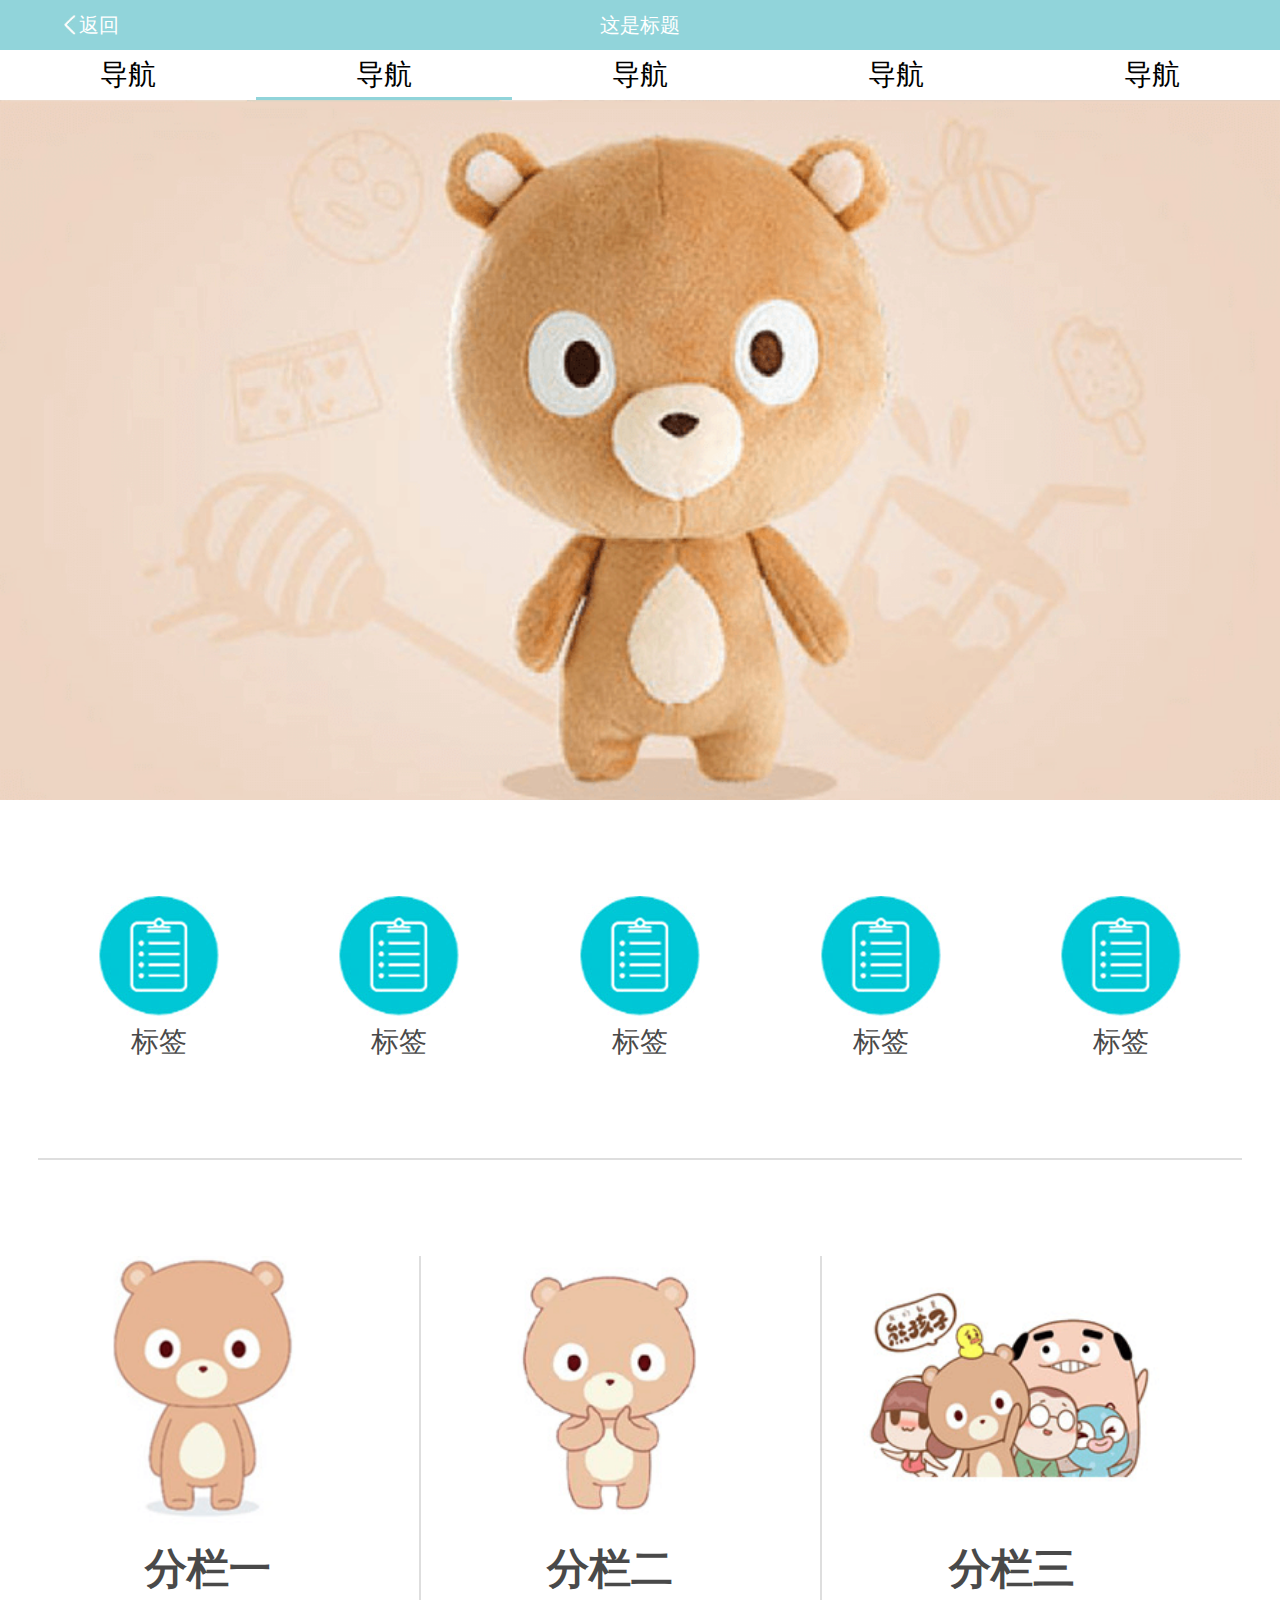
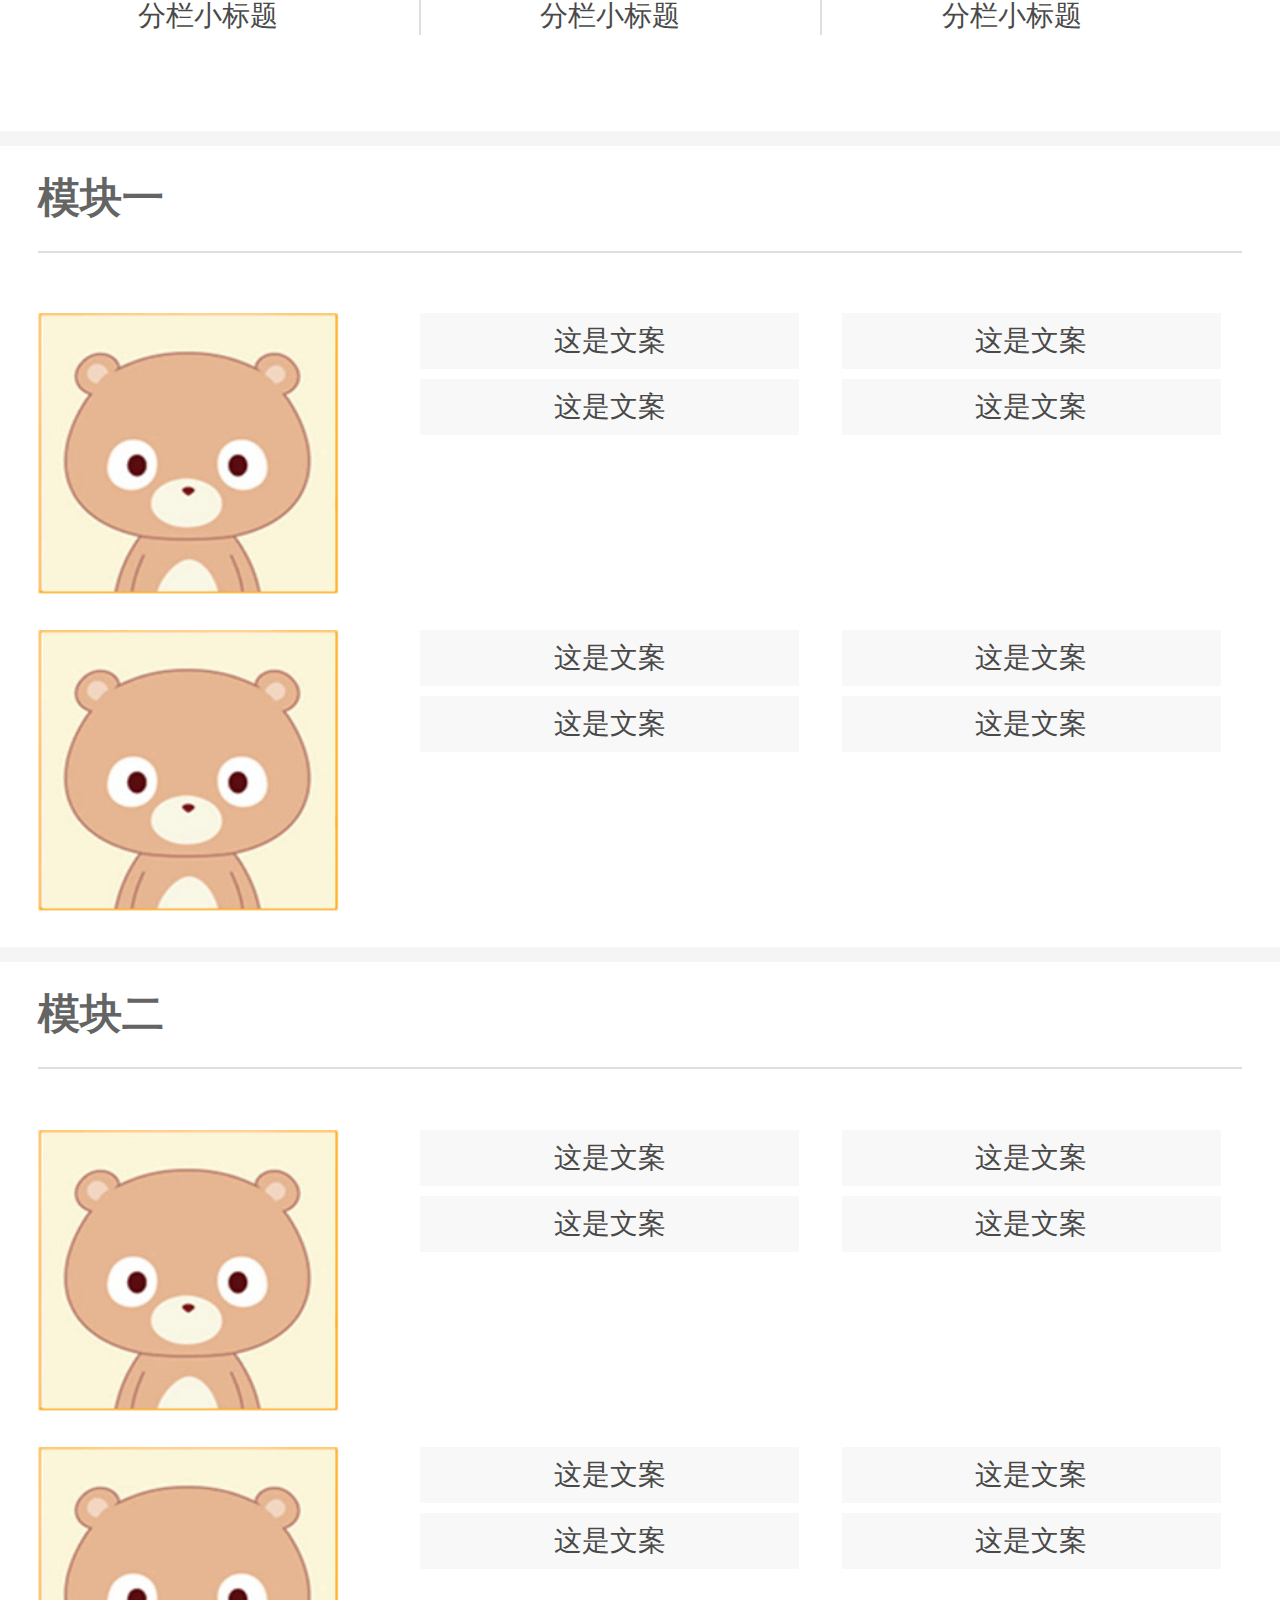
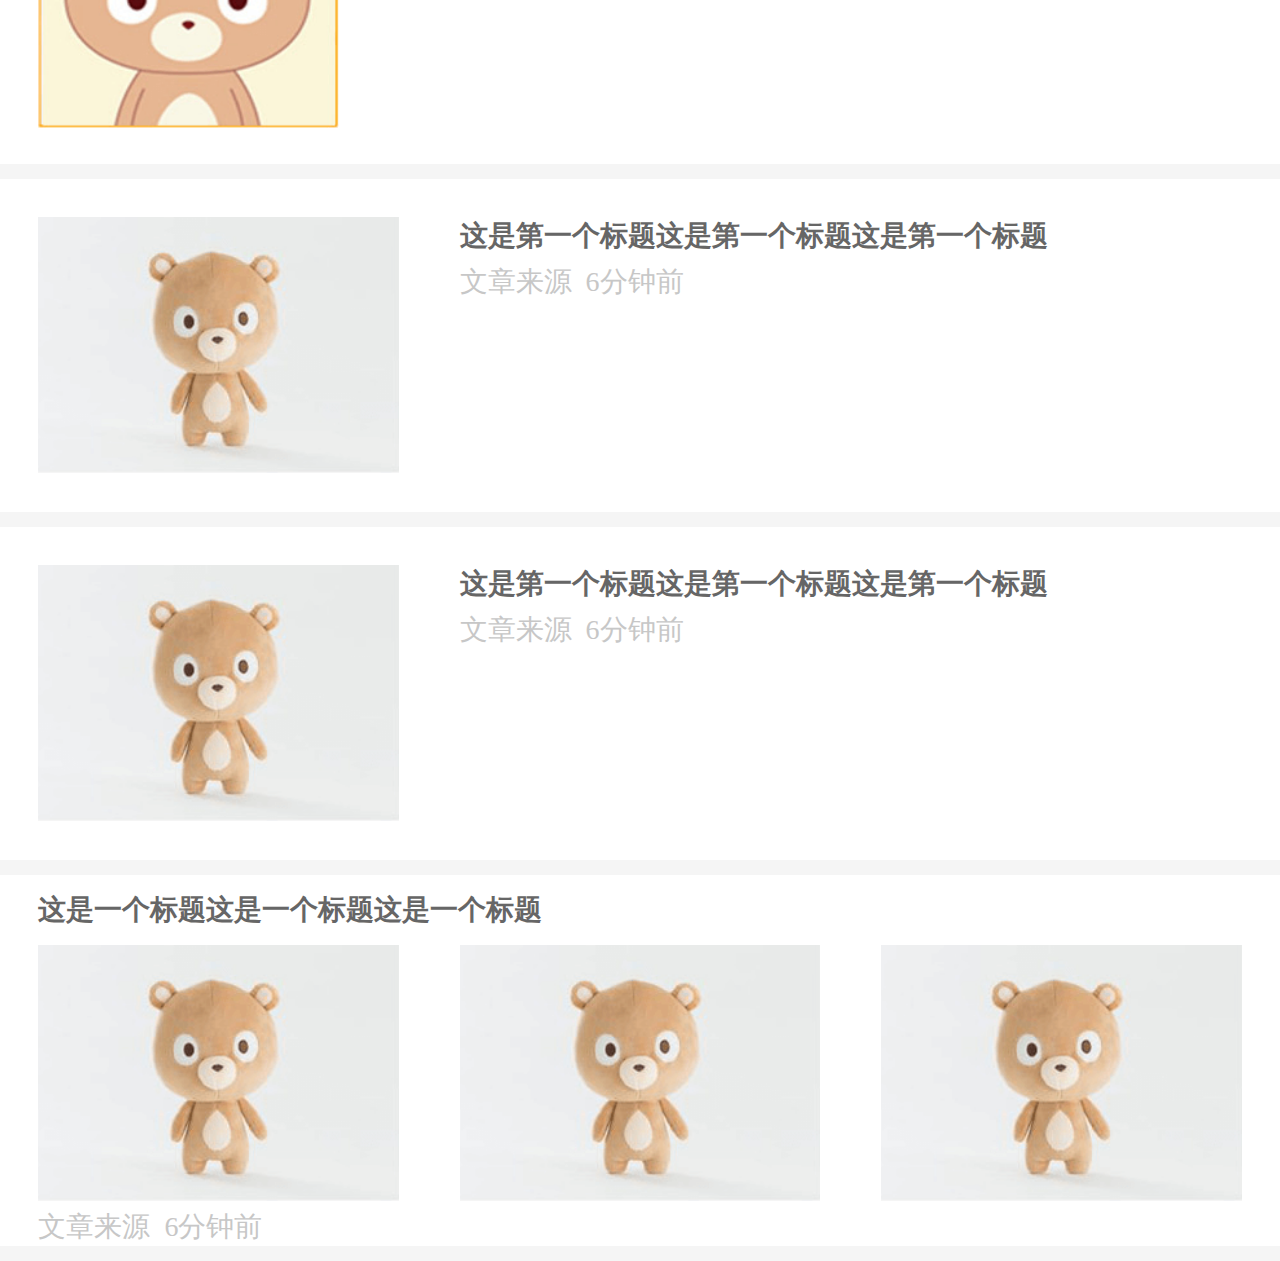
<file: stage-01/task-11/index.html>
<!DOCTYPE html>
<html>

<head>
    <meta charset="utf-8">
    <meta http-equiv="X-UA-Compatible" content="IE=edge,chrome=1">
    <meta name="viewport" content="width=device-width, initial-scale=1.0, maximum-scale=1.0, user-scalable=0">
    <title>任务十一：移动Web页面布局实践</title>
    <meta name="description" content="移动Web页面布局实践练习">
    <meta name="keywords" content="移动Web 页面布局">
    <link href="css/style.css" rel="stylesheet">
</head>

<body>

    <!-- haader -->
    <header>
    	<a class="href-back" href="javascript:;">返回</a>
    	这是标题
    </header>

    <!-- nav -->
    <nav>
    	<a href="javascript:;">导航</a>
    	<a class="active" href="javascript:;">导航</a>
    	<a href="javascript:;">导航</a>
    	<a href="javascript:;">导航</a>
    	<a href="javascript:;">导航</a>
    </nav>

    <!-- banner -->
    <div class="banner">
        <img src="images/banner.png" alt="banner" />
    </div>

    <!-- tag -->
    <div class="tag-box container">
        <ul class="tag tag-top">
            <li>
                <a href="javascript:;">
                    <img src="images/tag.png" alt="tag" />
                    <p>标签</p>
                </a>
            </li>
            <li>
                <a href="javascript:;">
                    <img src="images/tag.png" alt="tag" />
                    <p>标签</p>
                </a>
            </li>
            <li>
                <a href="javascript:;">
                    <img src="images/tag.png" alt="tag" />
                    <p>标签</p>
                </a>
            </li>
            <li>
                <a href="javascript:;">
                    <img src="images/tag.png" alt="tag" />
                    <p>标签</p>
                </a>
            </li>
            <li>
                <a href="javascript:;">
                    <img src="images/tag.png" alt="tag" />
                    <p>标签</p>
                </a>
            </li>
        </ul>

        <ul class="tag tag-bottom">
            <li>
                <a href="javascript:;">
                    <img src="images/column01.png" alt="tag" />
                    <h2>分栏一</h2>
                    <p>分栏小标题</p>
                </a>
            </li>
            <li>
                <a href="javascript:;">
                    <img src="images/column02.png" alt="tag" />
                    <h2>分栏二</h2>
                    <p>分栏小标题</p>
                </a>
            </li>
            <li>
                <a href="javascript:;">
                    <img src="images/column03.png" alt="tag" />
                    <h2>分栏三</h2>
                    <p>分栏小标题</p>
                </a>
            </li>
        </ul>
    </div>

    <!-- module 1 -->
    <div class="module container">
        <h2>模块一</h2>
        <div class="module-con">
            <div class="img-container">
                <img src="images/bear01.png" alt="bear">
            </div>
            <div class="module-list">
                <a href="javascript:;">这是文案</a>
                <a href="javascript:;">这是文案</a>
                <a href="javascript:;">这是文案</a>
                <a href="javascript:;">这是文案</a>
            </div>
        </div>
        <div class="module-con">
            <div class="img-container">
                <img src="images/bear01.png" alt="bear">
            </div>
            <div class="module-list">
                <a href="javascript:;">这是文案</a>
                <a href="javascript:;">这是文案</a>
                <a href="javascript:;">这是文案</a>
                <a href="javascript:;">这是文案</a>
            </div>
        </div>
    </div>

    <!-- module 2 -->
    <div class="module container">
        <h2>模块二</h2>
        <div class="module-con">
            <div class="img-container">
                <img src="images/bear01.png" alt="bear">
            </div>
            <div class="module-list">
                <a href="javascript:;">这是文案</a>
                <a href="javascript:;">这是文案</a>
                <a href="javascript:;">这是文案</a>
                <a href="javascript:;">这是文案</a>
            </div>
        </div>
        <div class="module-con">
            <div class="img-container">
                <img src="images/bear01.png" alt="bear">
            </div>
            <div class="module-list">
                <a href="javascript:;">这是文案</a>
                <a href="javascript:;">这是文案</a>
                <a href="javascript:;">这是文案</a>
                <a href="javascript:;">这是文案</a>
            </div>
        </div>
    </div>

    <!-- article list 1 -->
    <div class="article-list1 container">
        <div class="img-container">
            <a href="javascript:;"><img src="images/bear02.png" alt="bear"></a>
        </div>
        <div class="article-con">
            <h4>
                <a href="javascript:;">这是第一个标题这是第一个标题这是第一个标题</a>
            </h4>
            <p>文章来源&nbsp;&nbsp;<span>6分钟前</span></p>
        </div>
    </div>

    <div class="article-list1 container">
        <div class="img-container">
            <a href="javascript:;"><img src="images/bear02.png" alt="bear"></a>
        </div>
        <div class="article-con">
            <h4>
                <a href="javascript:;">这是第一个标题这是第一个标题这是第一个标题</a>
            </h4>
            <p>文章来源&nbsp;&nbsp;<span>6分钟前</span></p>
        </div>
    </div>

    <!-- article list 2 -->
    <div class="article-list2 container">
        <h4>
            <a href="javascript:;">这是一个标题这是一个标题这是一个标题</a>
        </h4>
        <div class="img-list">
            <a href="javascript:;"><img src="images/bear02.png" alt="bear"></a>
            <a href="javascript:;"><img src="images/bear02.png" alt="bear"></a>
            <a href="javascript:;"><img src="images/bear02.png" alt="bear"></a>
        </div>
        <p>文章来源&nbsp;&nbsp;<span>6分钟前</span></p>
    </div>

</body>

</html>
</file>
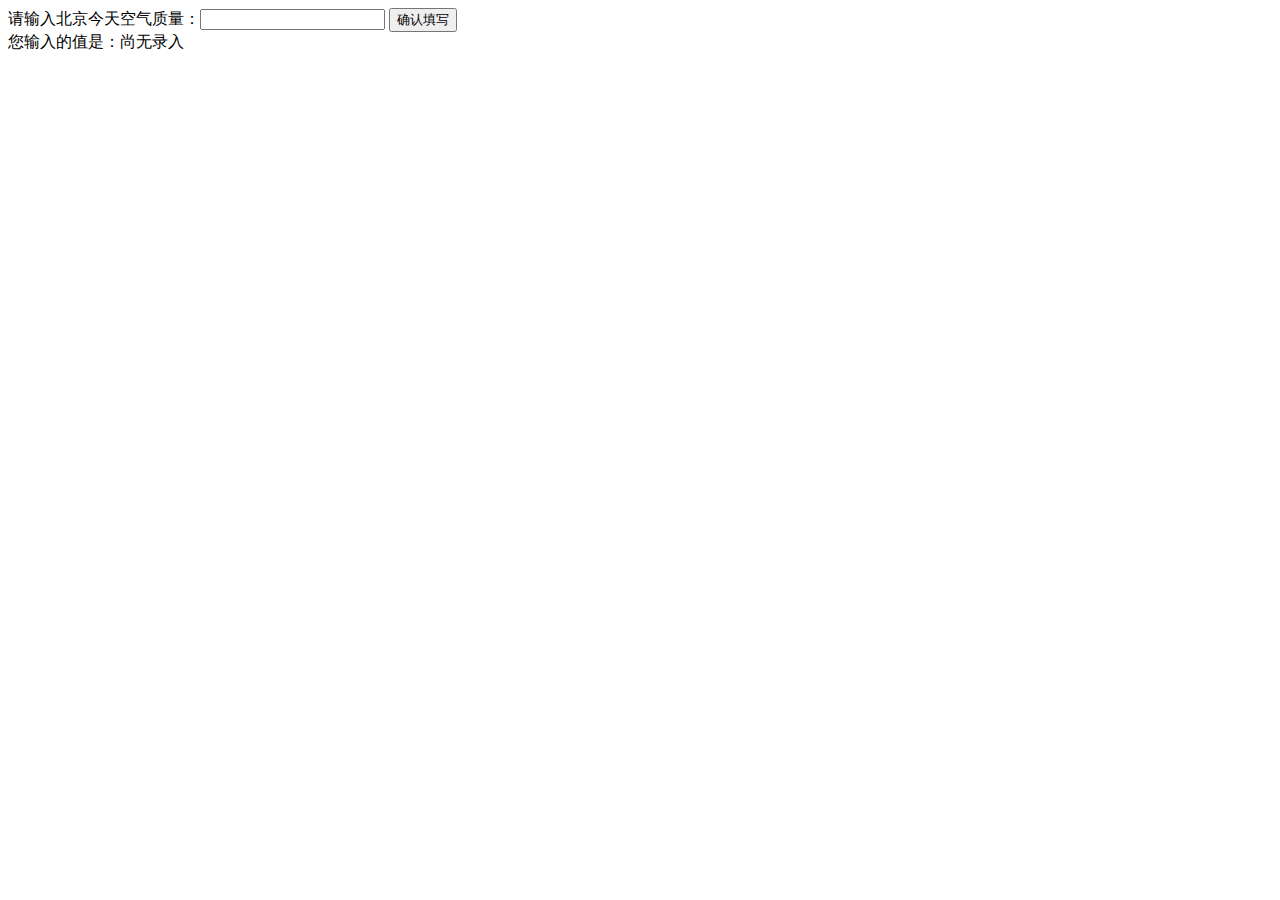
<file: stage-02/task13/index.html>
<!DOCTYPE html>
<html>
<head>
    <meta charset="utf-8">
    <title>IFE JavaScript Task 01</title>
</head>
<body>

<label>请输入北京今天空气质量：<input id="aqi-input" type="text"></label>
<button id="button">确认填写</button>

<div>您输入的值是：<span id="aqi-display">尚无录入</span></div>

<script type="text/javascript">

    (function () {
        /*
         在注释下方写下代码
         给按钮button绑定一个点击事件
         在事件处理函数中
         获取aqi-input输入的值，并显示在aqi-display中
         */

        var inputValue,
                oBtn;
        oBtn=document.getElementById('button');
        oBtn.onclick = function () {
            inputValue = document.getElementById('aqi-input').value;
            document.getElementById('aqi-display').innerHTML = inputValue;
        }

    })();

</script>
</body>
</html>
</file>
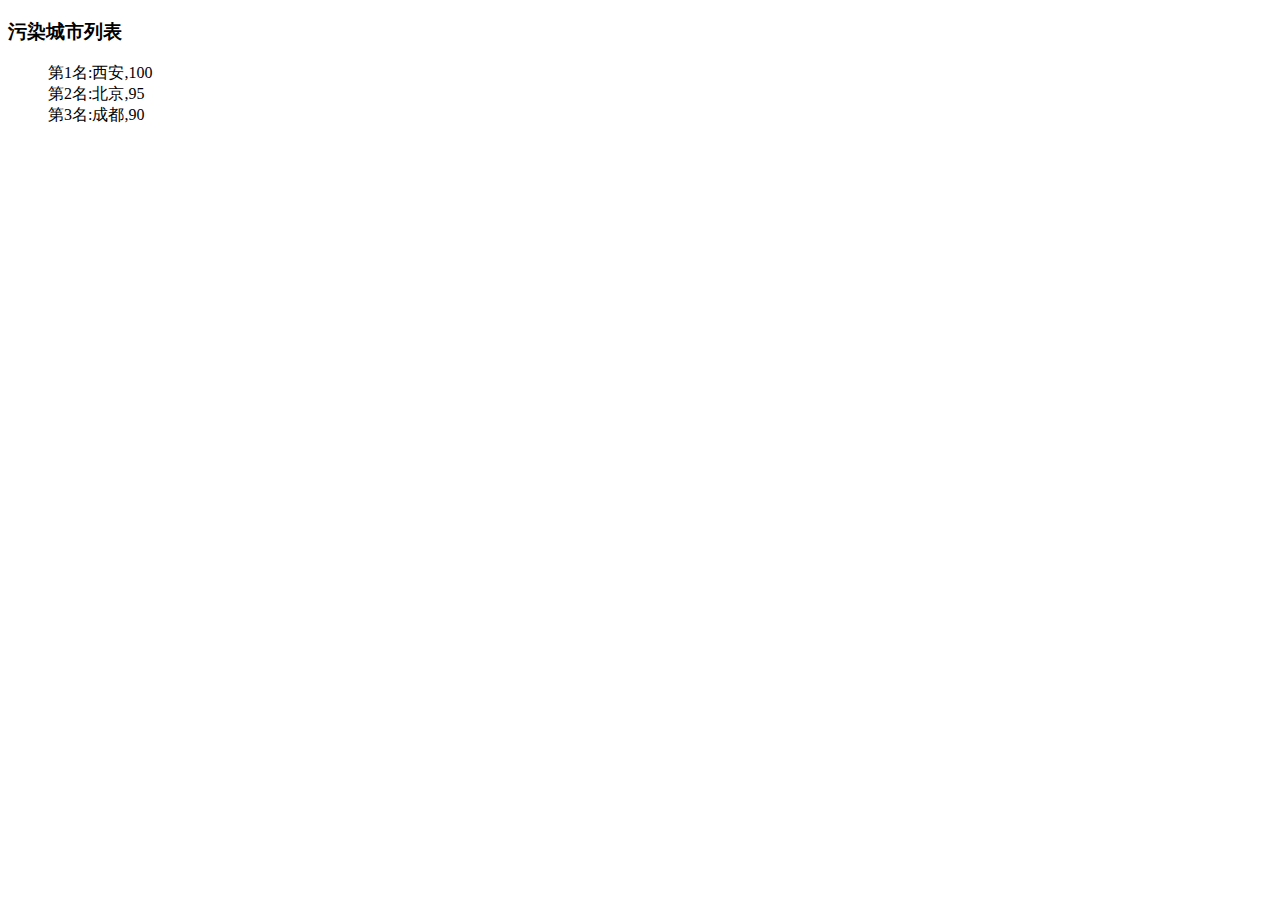
<file: stage-02/task14/index.html>
<!DOCTYPE html>
<html>
<head>
    <meta charset="utf-8">
    <title>任务十四：零基础JavaScript编码（二）</title>
    <style>
        li {
            list-style: none;
        }
    </style>
</head>
<body>

<h3>污染城市列表</h3>
<ul id="aqi-list">
    <!--
        <li>第一名：福州（样例），10</li>
        <li>第二名：福州（样例），10</li>
    -->
</ul>

<script type="text/javascript">

    var aqiData = [
        ["北京", 95],
        ["上海", 50],
        ["福州", 10],
        ["广州", 50],
        ["成都", 90],
        ["西安", 100]
    ];

    (function () {

        /*
         在注释下方编写代码
         遍历读取aqiData中各个城市的数据
         将空气质量指数大于60的城市显示到aqi-list的列表中
         */

        function InsertSortLi() {

        }

        // 初始化
        InsertSortLi.prototype.init = function () {
            var data = this.getArray();
            this.insertLi(data);
        };

        // 获得符合查询条件的数据
        InsertSortLi.prototype.getArray = function () {
            var resArray = [];
            for (var i = 0; i < aqiData.length; i++) {
                if (aqiData[i][1] > 60) {
                    resArray.push(aqiData[i]);
                }
            }
            resArray.sort(function (a, b) {
                return b[1] - a[1];
            })

            return resArray;
        };

        // 插入 li
        InsertSortLi.prototype.insertLi = function (resArray) {
            for (var i = 0; i < resArray.length; i++) {
                var oUl = document.getElementById('aqi-list');
                var aLi = document.createElement('li');
                var n = i + 1;
                var text = document.createTextNode('第' + n + '名:' + resArray[i][0] + ',' + resArray[i][1]);
                aLi.appendChild(text);
                oUl.appendChild(aLi);
            }
        }

        // 创建实例
        var insertSortLi = new InsertSortLi();
        insertSortLi.init();
    })();


</script>
</body>
</html>
</file>
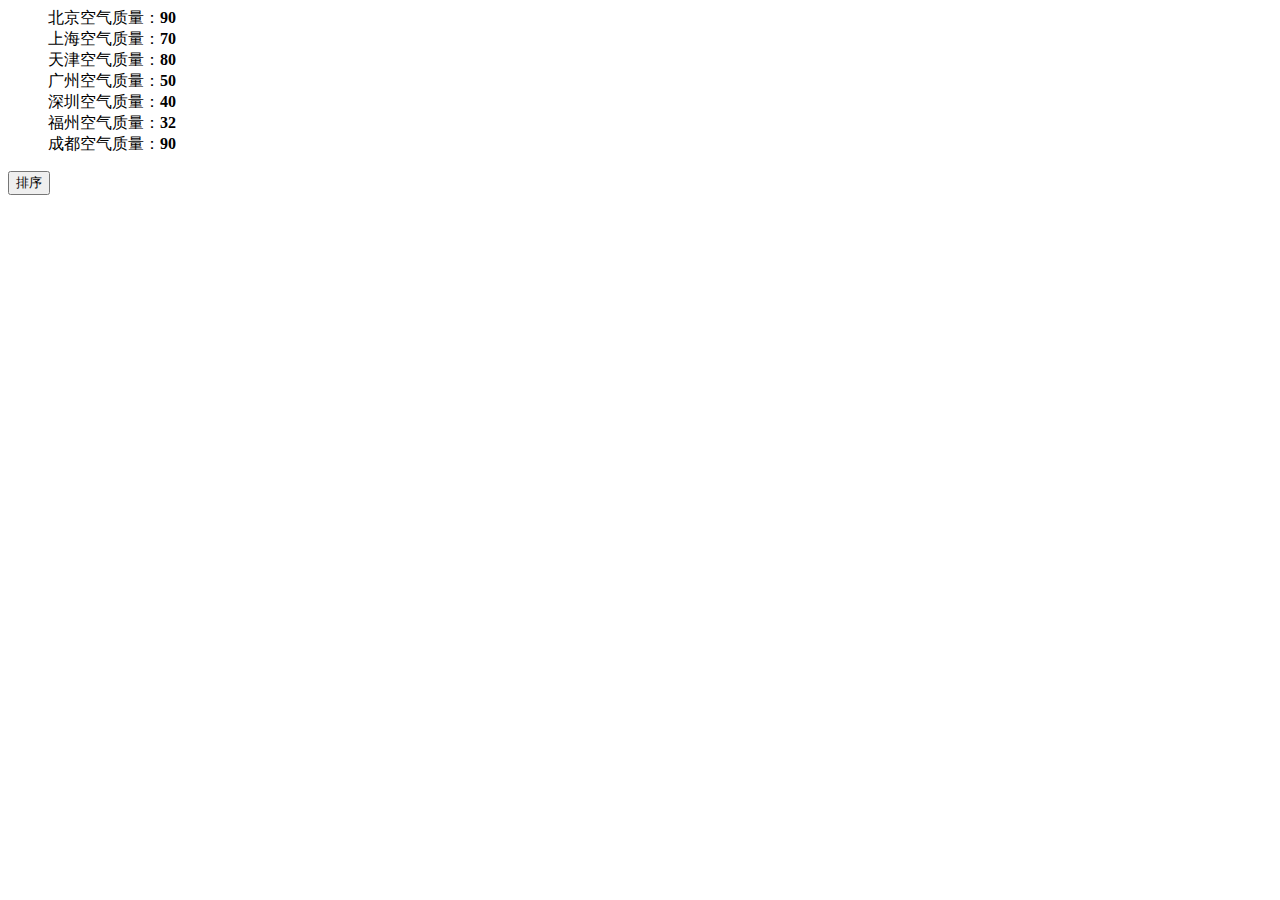
<file: stage-02/task15/index.html>
<!DOCTYPE>
<html>
<head>
    <meta charset="utf-8">
    <title>任务十五：零基础JavaScript编码（三）</title>
    <style>
        li {
            list-style: none;
        }
    </style>
</head>
<body>

<ul id="source">
    <li>北京空气质量：<b>90</b></li>
    <li>上海空气质量：<b>70</b></li>
    <li>天津空气质量：<b>80</b></li>
    <li>广州空气质量：<b>50</b></li>
    <li>深圳空气质量：<b>40</b></li>
    <li>福州空气质量：<b>32</b></li>
    <li>成都空气质量：<b>90</b></li>
</ul>

<ul id="resort">
    <!--
    <li>第一名：北京空气质量：<b>90</b></li>
    <li>第二名：北京空气质量：<b>90</b></li>
    <li>第三名：北京空气质量：<b>90</b></li>
     -->
</ul>

<button id="sort-btn">排序</button>

<script type="text/javascript">

    /**
     * getData方法
     * 读取id为source的列表，获取其中城市名字及城市对应的空气质量
     * 返回一个数组，格式见函数中示例
     */
    function getData() {
        var data = [];
        var sourceValue = document.getElementById('source');
        var oLi = sourceValue.getElementsByTagName('li');

        for (var i = 0; i < oLi.length; i++) {
            var dataChild = [];
            var oB = oLi[i].getElementsByTagName('b');
            dataChild[0] = oLi[i].innerHTML.substr(0, 2);
            dataChild[1] = oB[0].innerHTML;
            data.push(dataChild);
        }
        return data;
    }

    /**
     * sortAqiData
     * 按空气质量对data进行从小到大的排序
     * 返回一个排序后的数组
     */
    function sortAqiData(data) {
        data.sort(function (a, b) {
            return a[1] - b[1];
        })
        return data;
    }

    /**
     * render
     * 将排好序的城市及空气质量指数，输出显示到id位resort的列表中
     * 格式见ul中的注释的部分
     */
    function render(data) {
        for (var i = 0; i < data.length; i++) {
            var oUL = document.getElementById('resort');
            var aLi = document.createElement('li');
            var n = i + 1;
            var text = document.createTextNode("第" + n + "名:" + data[i][0] + ',' + data[i][1]);
            aLi.appendChild(text);
            oUL.appendChild(aLi);
        }
    }

    // 传参
    function btnHandle() {
        var aqiData = getData();
        aqiData = sortAqiData(aqiData);
        render(aqiData);
    }

    // 初始化
    function init() {
        // 在这下面给sort-btn绑定一个点击事件，点击时触发btnHandle函数
        var oBtn = document.getElementById('sort-btn');
        oBtn.onclick=function(){
            btnHandle();
        }
    }

    init();

</script>
</body>
</html>
</file>
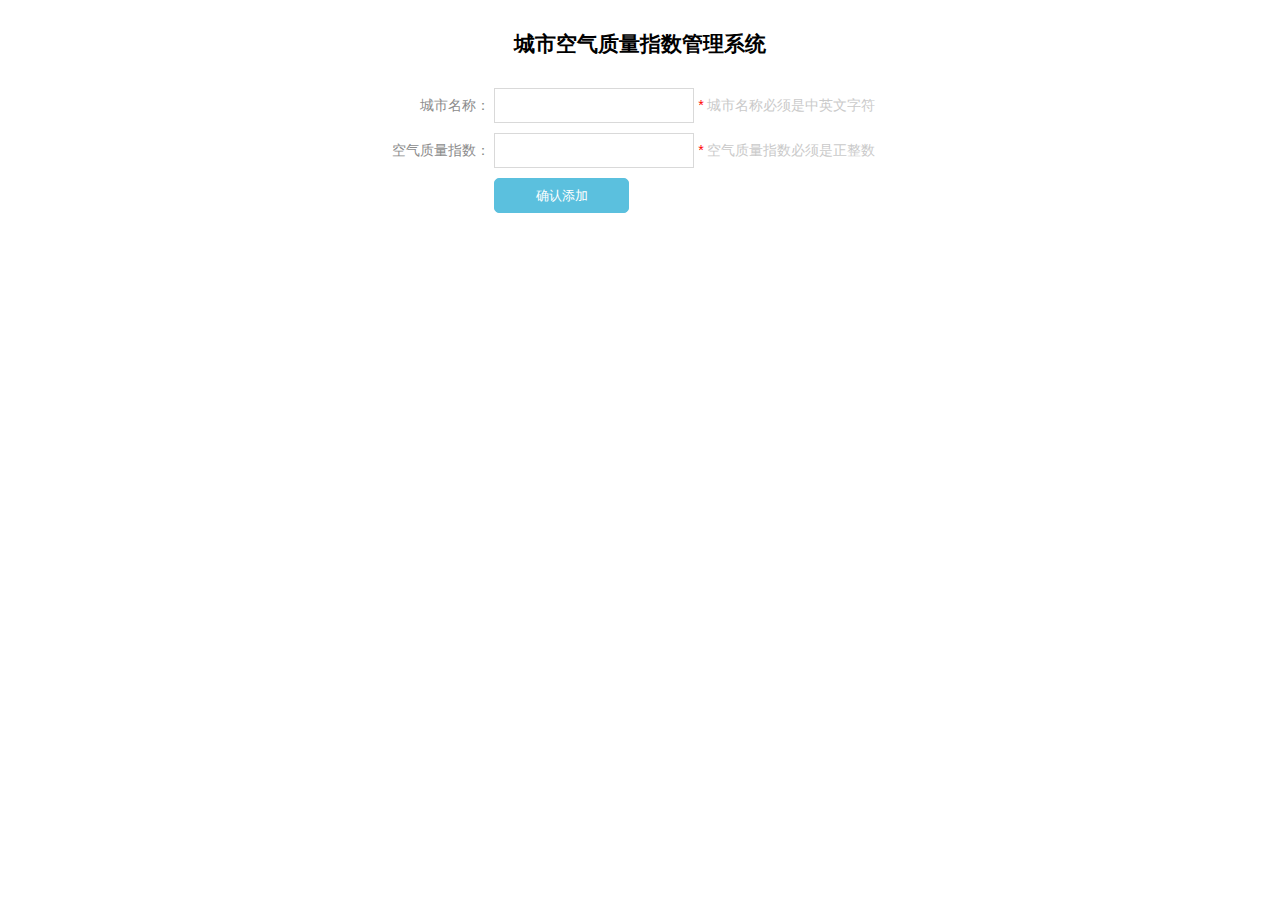
<file: stage-02/task16/index.html>
<!DOCTYPE>
<html>
<head>
    <meta charset="utf-8">
    <title>任务十六：零基础JavaScript编码（四）</title>
    <link href="task.css" rel="stylesheet">
</head>
<body>
<h2>城市空气质量指数管理系统</h2>

<div class="form">
    <div class="in">
        <label>城市名称：</label>
        <input id="aqi-city-input" type="text">
        <span><em>* </em>城市名称必须是中英文字符</span>
    </div>
    <div class="in">
        <label>空气质量指数：</label>
        <input id="aqi-value-input" type="text">
        <span><em>* </em>空气质量指数必须是正整数</span>
    </div>
    <button id="add-btn">确认添加</button>
</div>
<table id="aqi-table">

</table>
<script src="task.js"></script>

</body>
</html>
</file>
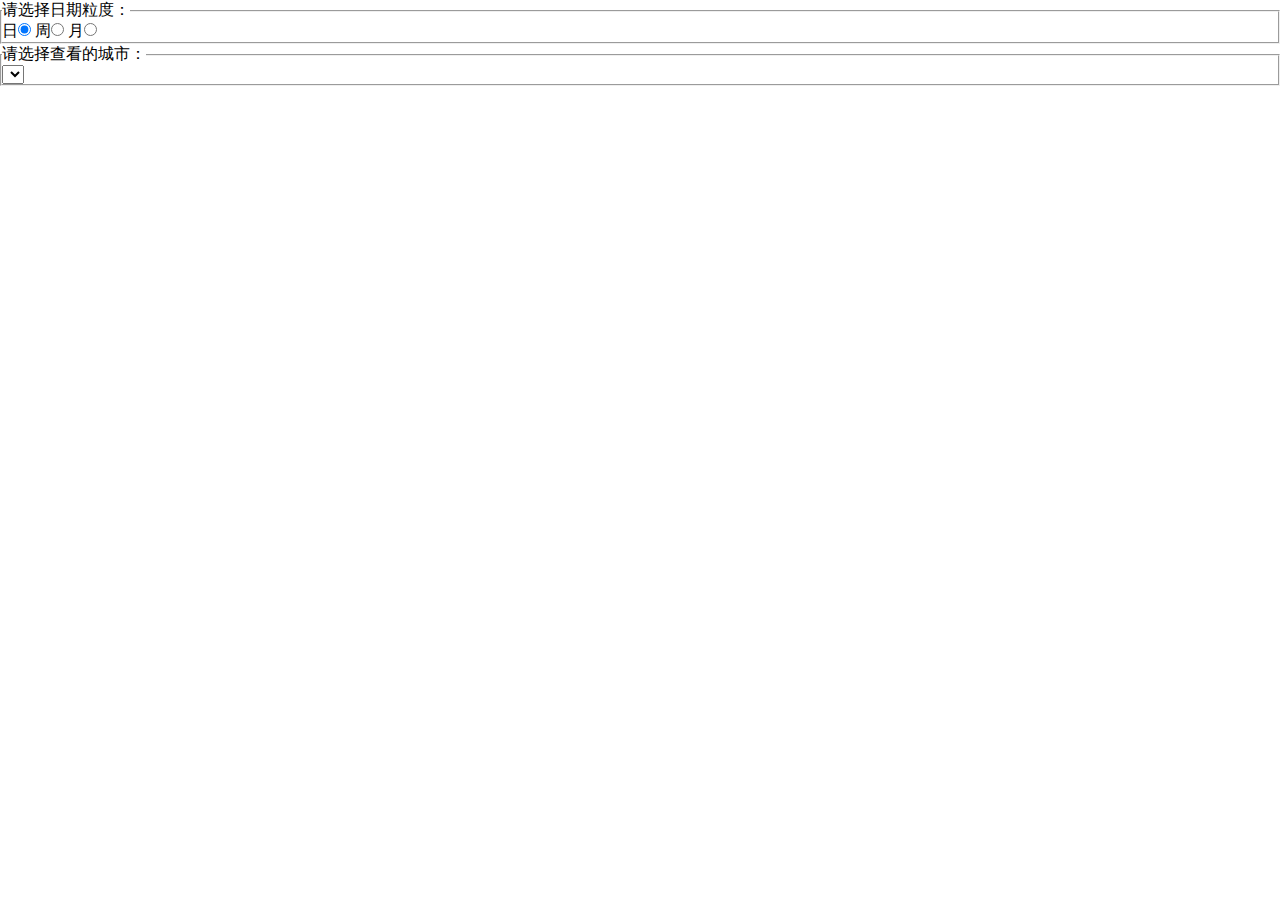
<file: stage-02/task17/index.html>
<!DOCTYPE>
<html>
<head>
    <meta charset="utf-8">
    <title>任务十七：零基础JavaScript编码（五）</title>
    <link href="task.css" rel="stylesheet">
</head>
<body>
<fieldset id="form-gra-time">
    <legend>请选择日期粒度：</legend>
    <label>日<input name="gra-time" value="day" type="radio" checked="checked"></label>
    <label>周<input name="gra-time" value="week" type="radio"></label>
    <label>月<input name="gra-time" value="month" type="radio"></label>
</fieldset>

<fieldset>
    <legend>请选择查看的城市：</legend>
    <select id="city-select">
    </select>
</fieldset>

<div id="aqi-chart-wrap">
</div>

<script src="task.js"></script>

</body>
</html>
</file>
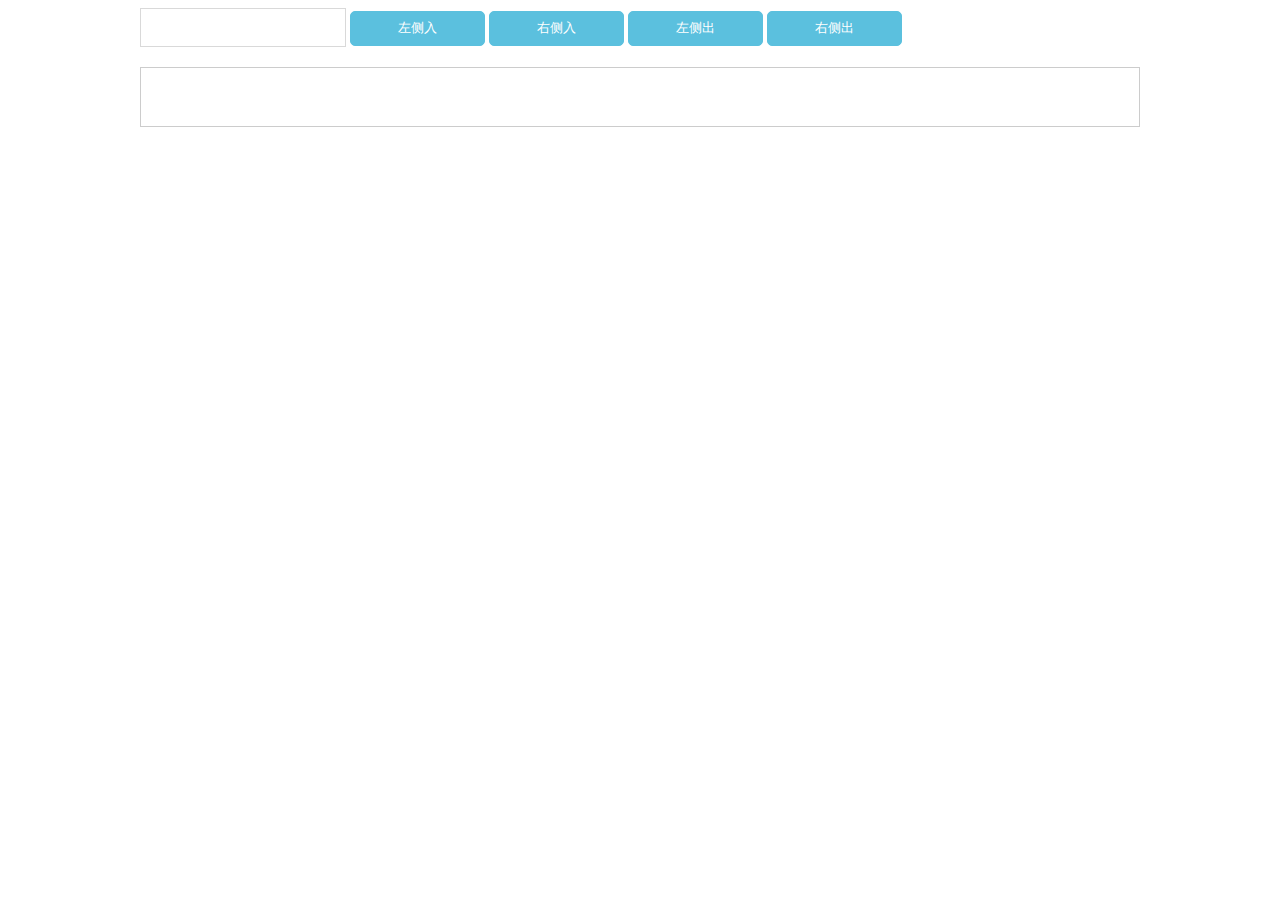
<file: stage-02/task18/index.html>
<!DOCTYPE html>
<html lang="en">
<head>
    <meta charset="UTF-8">
    <title>任务十八：基础JavaScript练习（一）</title>
    <link href="task18.css" rel="stylesheet">
</head>
<body>

   <div class="container">
       <div class="operation">
           <input type="text" id="input-num" />
           <button id="addLeft">左侧入</button>
           <button id="addRight">右侧入</button>
           <button id="removeLeft">左侧出</button>
           <button id="removeRight">右侧出</button>
       </div>
       <div id="show"></div>
   </div>
    <script src="task18.js"></script>
</body>
</html>
</file>
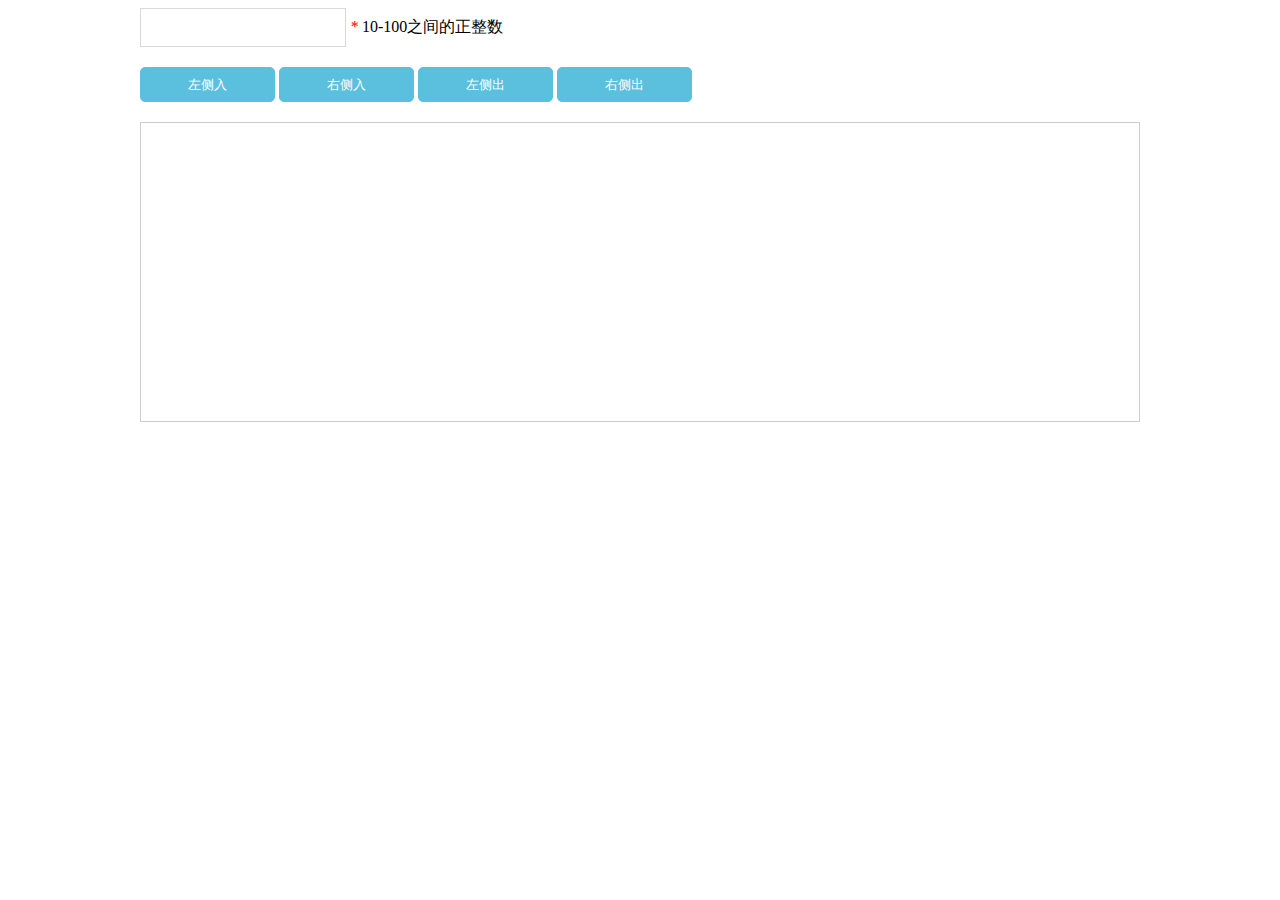
<file: stage-02/task19/index.html>
<!DOCTYPE html>
<html lang="en">
<head>
    <meta charset="UTF-8">
    <title>任务十九：基础JavaScript练习（二）</title>
    <link href="task19.css" rel="stylesheet">
</head>
<body>

   <div class="container">
       <div class="operation">
           <div>
               <input type="text" id="input-num" />&nbsp;<span><em>*</em>&nbsp;10-100之间的正整数</span>
           </div>

           <button id="addLeft">左侧入</button>
           <button id="addRight">右侧入</button>
           <button id="removeLeft">左侧出</button>
           <button id="removeRight">右侧出</button>
       </div>
       <div id="show"></div>
   </div>
    <script src="task19.js"></script>
</body>
</html>
</file>
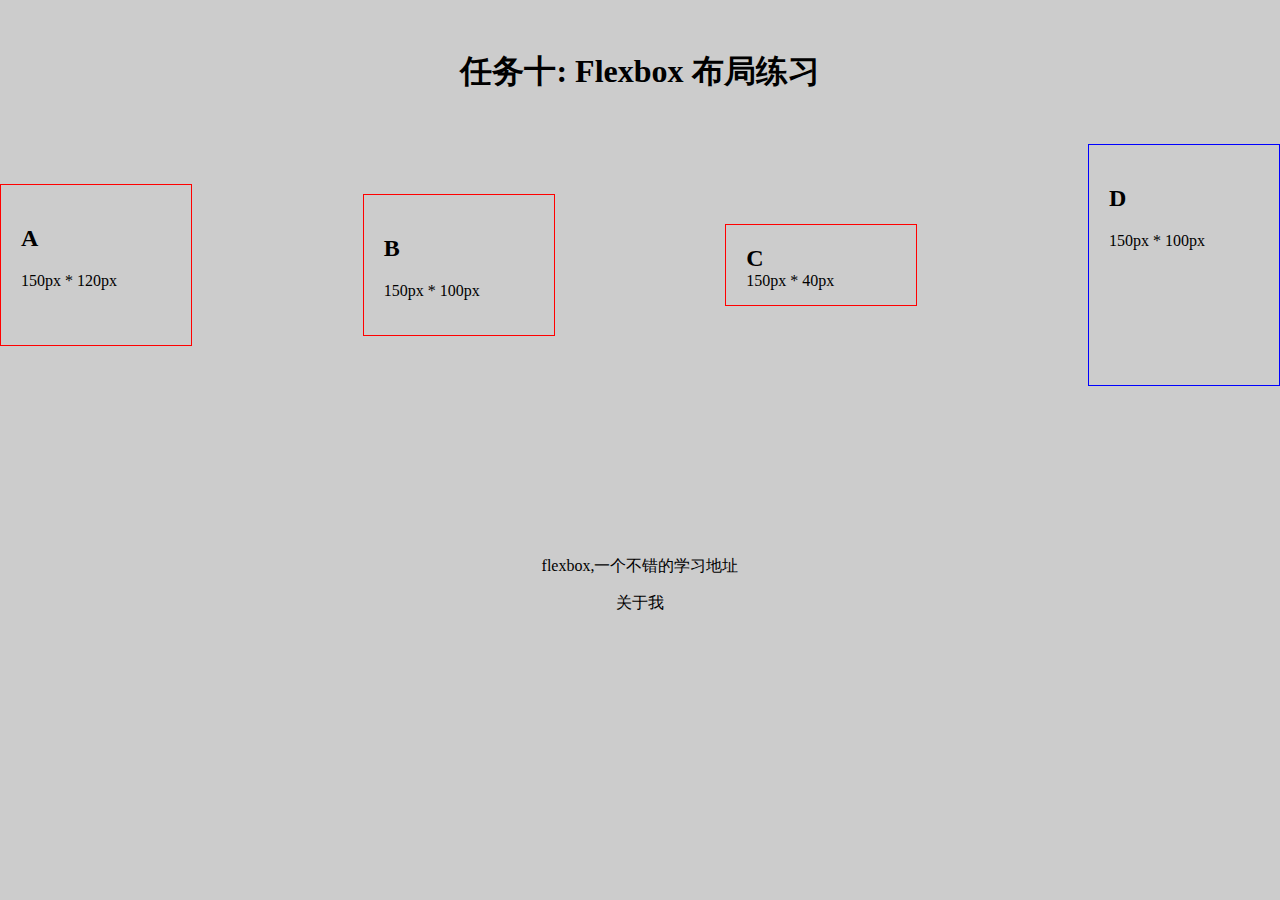
<file: stage-01/task-10/flexbox.html>
<!DOCTYPE html>
<html>

<head>
    <meta charset="utf-8">
    <meta http-equiv="X-UA-Compatible" content="IE=edge,chrome=1">
    <title>任务十: Flexbox 布局练习</title>
    <meta name="description" content="flexbox学习">
    <meta name="keywords" content="flexbox flex">
    <link href="flexbox.css" rel="stylesheet" />
</head>

<body>

    <h1 class="title">任务十: Flexbox 布局练习</h1>

    <!-- flexbox begin -->
    <div class="container">
        <div class="flex-box flex-box1 border-red">
            <h2>A</h2>
            <p>150px * 120px</p>
        </div>
        <div class="flex-box flex-box2 border-red">
            <h2>B</h2>
            <p>150px * 100px</p>
        </div>
        <div class="flex-box flex-box3 border-red">
            <h2>C</h2>
            <p>150px * 40px</p>
        </div>
        <div class="flex-box flex-box4 border-blue">
            <h2>D</h2>
            <p>150px * 100px</p>
        </div>
    </div>
    <!-- flexbox end -->

    <div class="descri">
    	<p><a href="http://www.admin10000.com/document/6530.html" target="_blank" alt="">flexbox,一个不错的学习地址</a></p>
    	<p><a href="https://github.com/ulfeng" target="_blank" alt="">关于我</a></p>
    </div>

</body>

</html>
</file>
<file: stage-01/task-11/css/style.css>
@charset "UTF-8";

/**
 * 
 * @authors ulfeng (1104506375@qq.com)
 * @date    2016-03-16 11:18:34
 * @version $Id$
 */


/*通用类*/
* {
    margin: 0;
    padding: 0;
}

body {
    width: 100%;
    min-width: 320px;
    margin: 0 auto;
    font-size: 12px;
    font-family: "Microsoft Yahei", NotoSansHans Regular;
    background: #f5f5f5;
    color: #494949;
}

img {
    border: none;
}

a {
    color: #fff;
    text-decoration: none;
}

ul {
    list-style-type: none;
}

div {
    float: left;
}

.container {
    width: 94%;
    height: auto;
    overflow: hidden;
    padding: 0 3%;
    background: #fff;
    margin: 0 0 15px;
}

/*不同设备字体em基准*/
@media screen and (min-width: 320px) and (max-width: 480px) {
    body {
        font-size: 13.5px;
    }
    header {
        font-size: 20px;
    }
}

@media screen and (min-width: 480px) and (max-width: 700px) {
    body {
        font-size: 22.5px;
    }
    header {
        font-size: 20px;
    }
}

@media screen and (min-width: 700px) {
    body {
        font-size: 28px;
    }
    header {
        font-size: 20px;
    }
}


/* header */
header {
    width: 100%;
    height: 50px;
    line-height: 50px;
    background: #91d4da;
    color: #fff;
    text-align: center;
}

header .href-back {
    position: absolute;
    left: 5%;
    padding: 0 0 0 15px;
    background: url(../images/nav_back.png) no-repeat left center;
    background-size: 12px auto;
}

/* nav */
nav {
    width: 100%;
    height: 50px;
    line-height: 50px;
    display: flex;
    background: #fff;
}

nav a {
    width: 20%;
    color: #000;
    text-align: center;
}

nav .active {
    border-bottom: 3px solid #91d4da;
}

/* banner */
.banner {
    width: 100%;
}

.banner img {
    width: 100%;
    height: auto;
    display: block;
}

/* tag */
.tag-box .tag {
    display: flex;
    justify-content: space-around;
    width: 100%;
    height: auto;
    overflow: hidden;
    padding: 8% 0;
    text-align: center;
}

.tag-box .tag-top {
    border-bottom: 2px solid #dedede;
}

.tag-box .tag-bottom li {
    width: 25%;
    padding-right: 5%;
    border-right: 2px solid #dedede;
}

.tag-box .tag-bottom li:last-child {
    border-right: none;
}

.tag-box .tag-bottom li img {
    width: 100%;
}

.tag-box .tag a {
    color: #494949;
}


/* module */
.module h2 {
    height: 250%;
    line-height: 250%;
    border-bottom: 2px solid #dedede;
    color: #646464;
    margin-bottom: 5%;
}

.module-con {
    width: 100%;
    margin-bottom: 3%;
}

.module-con .img-container {
    width: 25%;
    height: auto;
    margin: 0 5% 0 0;
}

.module-con .img-container img {
    width: 100%;
    height: auto;
    display: block;
}

.module-con .module-list {
    display: flex;
    flex-direction: row;
    flex-wrap: wrap;
    justify-content: space-around;
    align-content: center;
    width: 70%;
}

.module-con .module-list a {
    display: block;
    width: 45%;
    height: 200%;
    line-height: 200%;
    text-align: center;
    background: #f8f8f8;
    color: #494949;
    margin-bottom: 10px;
}


/* article list 1 */
.article-list1{
    padding:3% 3%;
}
.article-list1 .img-container {
    width: 30%;
    height: auto;
    margin: 0 5% 0 0;
}

.article-list1 .img-container img {
    width: 100%;
    height: auto;
    display: block;
}

.article-con {
    width: 65%;
    height: auto;
}

.article-con h4 {
    margin-bottom: 8px;
}

.article-con h4 a {
    color: #666;
}

.article-con p {
    color: #c7c7c7;
}


/* article list 2 */
.article-list2 h4 {
    height: 250%;
    line-height: 250%;
}

.article-list2 h4 a {
    color: #666;
}

.article-list2 .img-list {
    width:100%;
    display: flex;
    flex-direction: row;
    flex-wrap: wrap;
    justify-content: space-between;
}

.article-list2 .img-list a {
    width: 30%;
}

.article-list2 .img-list a img {
    width: 100%;
}

.article-list2 p {
    color: #c7c7c7;
}


/* mobile */
@media screen and (max-width: 640px) {
    /* tag */
    .tag-box .tag-top li {
        width: 15%;
    }
    .tag-box .tag li img {
        width: 100%;
        height: auto;
    }
}
</file>
<file: stage-02/task16/task.css>
* {
    margin: 0;
    padding: 0;
}

body {
    font-family: "Microsoft YaHei", "WenQuanYi Micro Hei", Arial, Verdana, Tahoma, sans-serif;
    font-size:14px;
    font-wegiht: 200;
}

h2 {
    text-align: center;
    margin: 30px 0;
}

.form{
    width:500px;
    height:120px;
    margin:0 auto;
    color:#8c8c8c;
}

.in {
    width: 500px;
    height: 35px;
    line-height: 35px;
    margin: 0 0 10px;
}

.in label{
    width:100px;
    height:35px;
    line-height: 35px;
    text-align: right;
    display: inline-block;
}

.in input{
    width:200px;
    height:35px;
    line-height: 35px;
    border:1px solid #d9d9d9;
    text-indent: 0.5em;
}

.in input:focus{
    outline: none;
}

.in span{
    color: #cacaca;
}

.in em{
    color:red;
}

#add-btn{
    width:135px;
    height:35px;
    display: block;
    background: #5bc0de;
    border:1px solid #5bc0de;
    color:#fff;
    outline: none;
    border-radius: 5px;
    margin-left:104px;
    cursor: pointer;
}

table{
    width:250px;
    margin:30px auto 0;
}

td{
    padding: 0 15px;
    text-align: center;
}

#delete{
    cursor: pointer;
}
</file>
<file: stage-02/task17/task.css>
* {
    margin: 0;
    padding: 0;
}

h2 {
    text-align: center;
    margin: 30px 0;
}

#aqi-chart-wrap {
    width: 1000px;
    height: 800px;
    margin: 0 auto;
}

.column {
    float: left;
    height: 550px;
    position:relative;
}
.colSender{
    position: absolute;
    left:0;
    bottom:0;
}

.day .column, .day .colSender {
    width: 10px;
}

.week .column, .week .colSender {
    width: 25px;
}

.month .column, .month .colSender {
    width: 50px;
}
</file>
<file: stage-02/task18/task18.css>
.container {
    width: 1000px;
    margin: 0 auto;
}

input {
    width: 200px;
    height: 35px;
    line-height: 35px;
    border: 1px solid #d9d9d9;
    text-indent: 0.5em;
}

input:focus {
    outline: none;
}

button {
    width: 135px;
    height: 35px;
    background: #5bc0de;
    border: 1px solid #5bc0de;
    color: #fff;
    outline: none;
    border-radius: 5px;
    cursor: pointer;
}

#show{
    height:58px;
    width:998px;
    border:1px solid #ccc;
    margin-top:20px;
    color:#fff;
    text-align: center;
    line-height: 40px;
}

#show div{
    width:40px;
    height:40px;
    background: #5bc0de;
    cursor: pointer;
    float:left;
    margin:10px;
}
</file>
<file: stage-02/task19/task19.css>
.container {
    width: 1000px;
    margin: 0 auto;
}

.operation div{
    margin-bottom:20px;
}

em{
    color:red;
}

input {
    width: 200px;
    height: 35px;
    line-height: 35px;
    border: 1px solid #d9d9d9;
    text-indent: 0.5em;
}

input:focus {
    outline: none;
}

button {
    width: 135px;
    height: 35px;
    background: #5bc0de;
    border: 1px solid #5bc0de;
    color: #fff;
    outline: none;
    border-radius: 5px;
    cursor: pointer;
}

#show{
    height:298px;
    width:998px;
    border:1px solid #ccc;
    margin-top:20px;
    color:#fff;
    text-align: center;
    line-height: 40px;
}

#show .divWrap{
    position: relative;
    width:15px;
    height:300px;
    float:left;
    margin-left:2px;
}

#show .divWrap div{
    width:15px;
    background: #5bc0de;
    cursor: pointer;
    float:left;
    margin:10px;
    position: absolute;
    left:0;
    bottom:0;
}
</file>
<file: stage-01/task-10/flexbox.css>
@charset "UTF-8";

/**
 * 
 * @authors ulfeng (1104506375@qq.com)
 * @date    2016-03-15 14:25:32
 * @version 1.0
 */

body {
    background-color: #ccc;
    margin: 0;
    padding: 0;
}

h1 {
    text-align: center;
    margin: 50px 0;
}


/* flexbox */

.container {
    display: flex;
    flex-flow: row wrap;
    justify-content: space-between;
    align-items: center;
}

.flex-box {
    width: 150px;
    padding: 20px;
    margin: 0 0 20px;
}

.flex-box1 {
    height: 120px;
}

.flex-box2 {
    height: 100px;
}

.flex-box3 {
    height: 40px;
}

.flex-box3 h2,
.flex-box3 p {
    margin: 0;
}

.flex-box4 {
    height: 200px;
}

.border-red {
    border: 1px solid #f00;
}

.border-blue {
    border: 1px solid blue;
}

.descri {
    margin: 150px 0 0;
    text-align: center;
}

.descri a {
    text-decoration: none;
    color: #000;
}

.descri a:hover {
    text-decoration: underline;
}

/* tablet */
@media screen and (max-width: 800px){
	.descri {
        margin: 20px 0 0;
    }
}

/* mobile */
@media screen and (max-width: 640px) {
    .container {
        align-items: flex-start;
    }
    .flex-box4 {
        order: -1;
    }
    h1 {
        font-size: 17px;
    }
}
</file>
